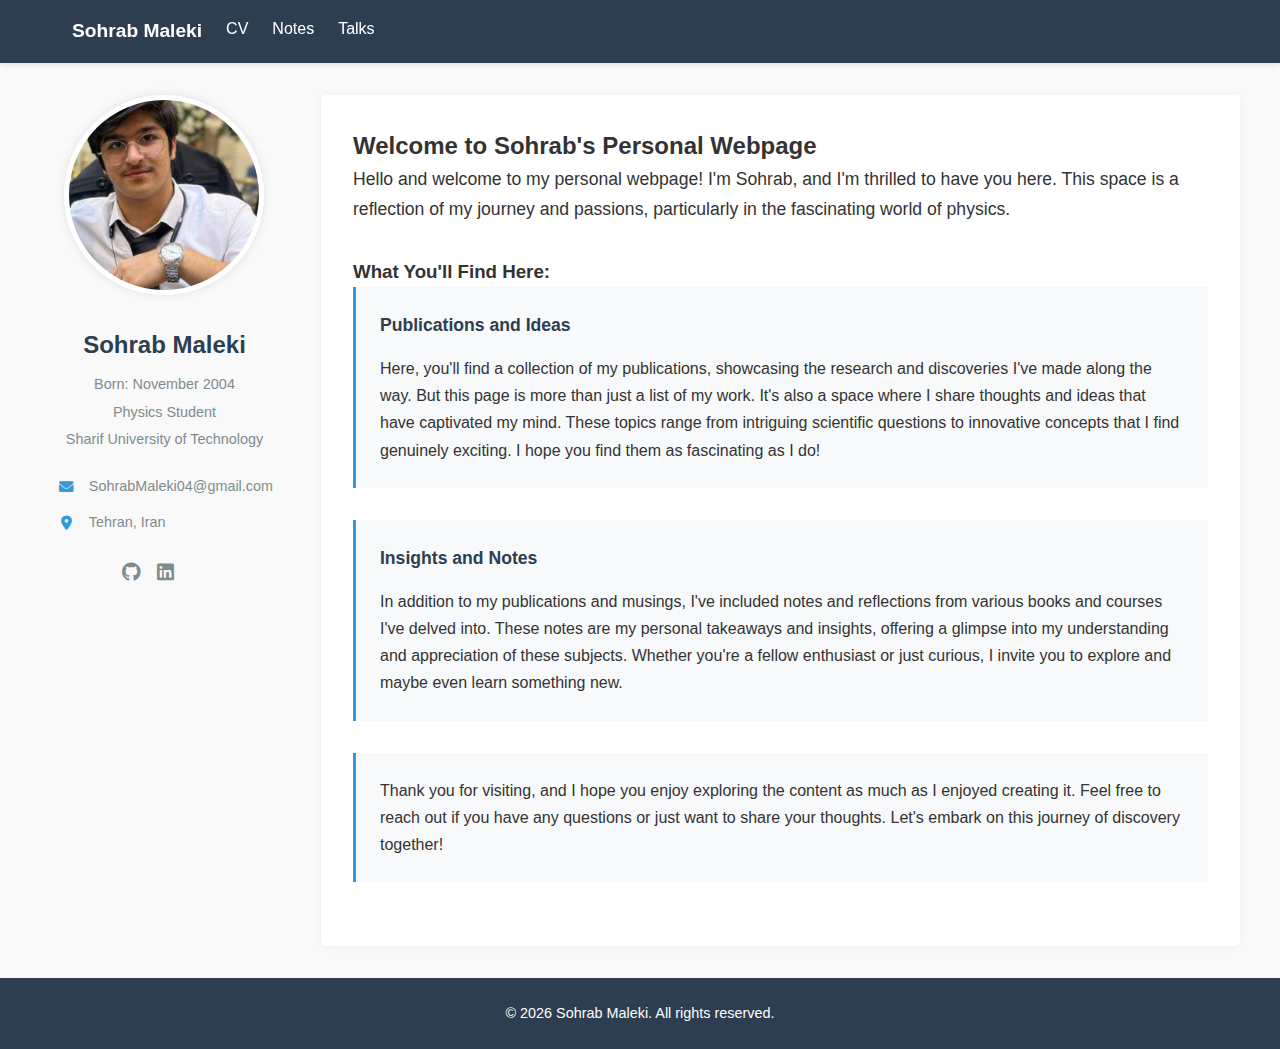
<file: index.html>
<!DOCTYPE html>
<html lang="en">
<head>
    <meta charset="UTF-8">
    <meta name="viewport" content="width=device-width, initial-scale=1.0">
    <title>Sohrab Maleki | Physics Student @ Sharif University</title>
    <link rel="stylesheet" href="css/style.css">
    <link rel="stylesheet" href="https://cdnjs.cloudflare.com/ajax/libs/font-awesome/6.0.0-beta3/css/all.min.css">
    <style>
        /* Homepage-specific enhancements */
        .welcome-message {
            font-size: 1.1rem;
            line-height: 1.7;
            margin-bottom: 2rem;
            color: var(--text-color);
        }
        
        .about-subsection {
            margin-bottom: 2rem;
            padding: 1.5rem;
            background-color: #f8f9fa;
            border-left: 3px solid var(--secondary-color);
            border-radius: 0 var(--border-radius) var(--border-radius) 0;
            transition: var(--transition);
        }
        
        .about-subsection:hover {
            transform: translateY(-3px);
            box-shadow: 0 5px 15px rgba(0,0,0,0.1);
        }
        
        .about-subsection h4 {
            color: var(--primary-color);
            margin-bottom: 1rem;
            font-size: 1.1rem;
        }
        
        .about-subsection p {
            line-height: 1.7;
        }
        
        /* Responsive adjustments */
        @media (max-width: 768px) {
            .about-subsection {
                padding: 1.2rem;
            }
        }
    </style>
</head>
<body>
    <header>
        <nav class="main-nav">
            <ul>
                <li class="name-item"><a href="index.html">Sohrab Maleki</a></li>
                <li><a href="cv.html">CV</a></li>
                <li><a href="notes.html">Notes</a></li>
                <li><a href="talks.html">Talks</a></li>
            </ul>
        </nav>
    </header>

    <div class="container flex-row">
        <aside class="sidebar">
            <div class="portrait-container">
                <img src="images/portrait.png" alt="Sohrab Maleki" class="portrait">
            </div>
            <div class="personal-info">
                <h1>Sohrab Maleki</h1>
                <p>Born: November 2004</p>
                <p>Physics Student</p>
                <p>Sharif University of Technology</p>
                
                <div class="contact-info">
                    <p><i class="fas fa-envelope"></i> SohrabMaleki04@gmail.com</p>
                    <p><i class="fas fa-map-marker-alt"></i> Tehran, Iran</p>
                </div>
                
                <div class="social-links">
                    <a href="#"><i class="fab fa-github"></i></a>
                    <a href="#"><i class="fab fa-linkedin"></i></a>                
                    <a href="#"><i class="ai ai-google-scholar"></i></a>
                    <a href="#"><i class="ai ai-arxiv"></i></a>
                </div>
            </div>
        </aside>

        <main class="content">
            <section class="section">
                <h2 class="section-header">Welcome to Sohrab's Personal Webpage</h2>
                <p class="welcome-message">Hello and welcome to my personal webpage! I'm Sohrab, and I'm thrilled to have you here. This space is a reflection of my journey and passions, particularly in the fascinating world of physics.</p>
                
                <h3 class="subsection-header">What You'll Find Here:</h3>
                
                <div class="about-subsection">
                    <h4>Publications and Ideas</h4>
                    <p>Here, you'll find a collection of my publications, showcasing the research and discoveries I've made along the way. But this page is more than just a list of my work. It's also a space where I share thoughts and ideas that have captivated my mind. These topics range from intriguing scientific questions to innovative concepts that I find genuinely exciting. I hope you find them as fascinating as I do!</p>
                </div>
                
                <div class="about-subsection">
                    <h4>Insights and Notes</h4>
                    <p>In addition to my publications and musings, I've included notes and reflections from various books and courses I've delved into. These notes are my personal takeaways and insights, offering a glimpse into my understanding and appreciation of these subjects. Whether you're a fellow enthusiast or just curious, I invite you to explore and maybe even learn something new.</p>
                </div>
                
                <div class="about-subsection">
                    <p>Thank you for visiting, and I hope you enjoy exploring the content as much as I enjoyed creating it. Feel free to reach out if you have any questions or just want to share your thoughts. Let's embark on this journey of discovery together!</p>
                </div>
            </section>
        </main>
    </div>

    <footer>
        <p>&copy; <script>document.write(new Date().getFullYear())</script> Sohrab Maleki. All rights reserved.</p>
    </footer>
</body>
</html>
</file>
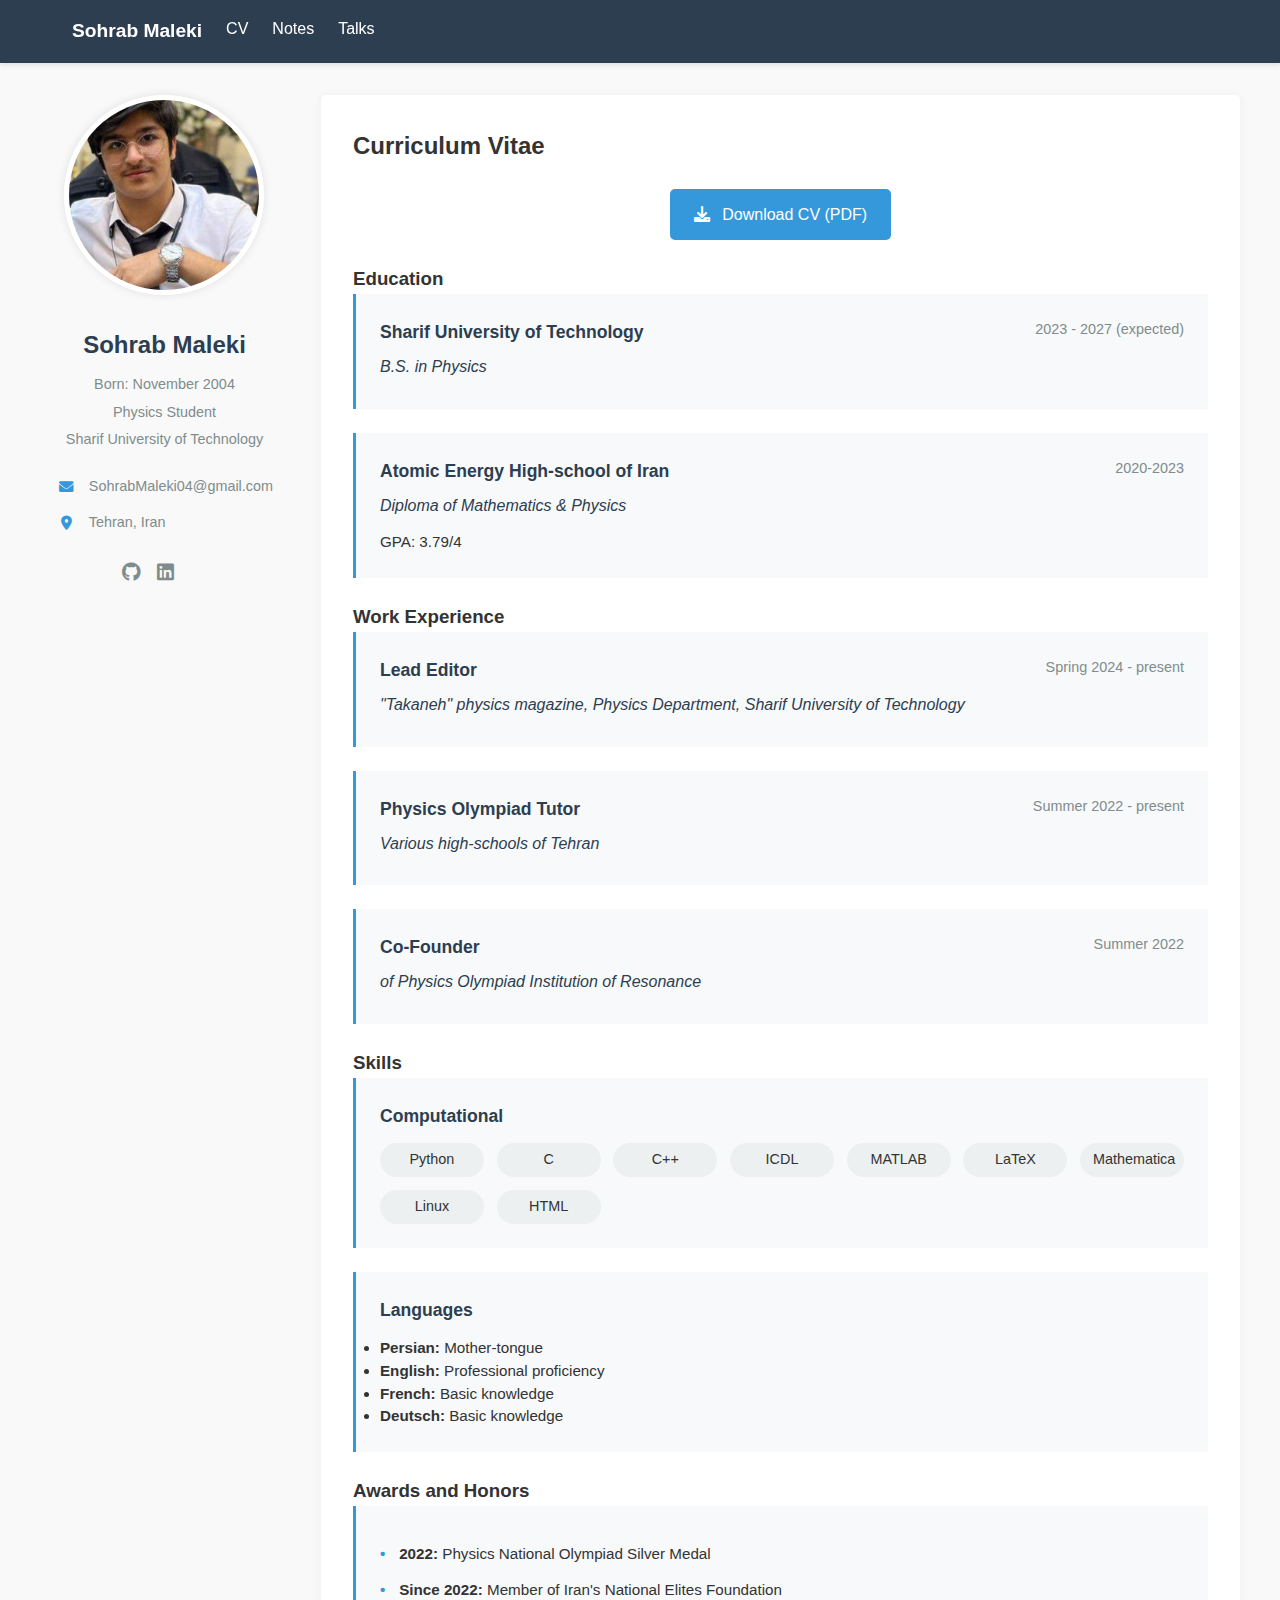
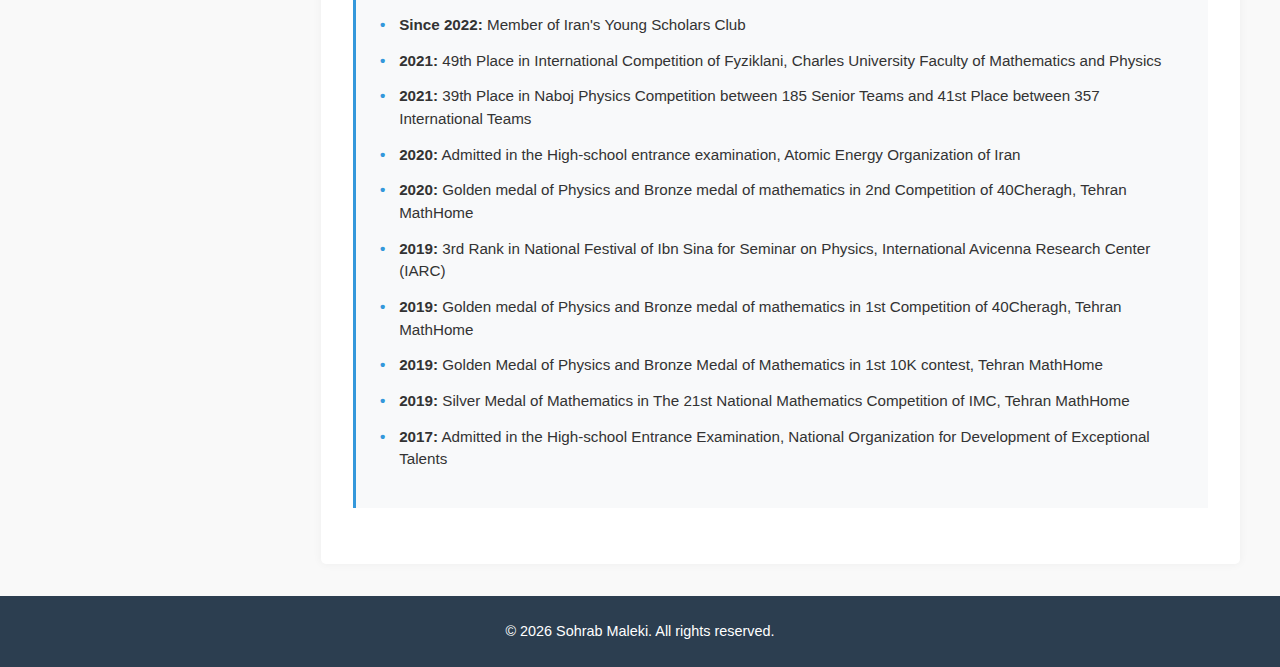
<file: cv.html>
<!DOCTYPE html>
<html lang="en">
<head>
    <meta charset="UTF-8">
    <meta name="viewport" content="width=device-width, initial-scale=1.0">
    <title>CV | Sohrab Maleki</title>
    <link rel="stylesheet" href="css/style.css">
    <link rel="stylesheet" href="https://cdnjs.cloudflare.com/ajax/libs/font-awesome/6.0.0-beta3/css/all.min.css">
    <style>
        /* CV-specific enhancements */
        .cv-item {
            padding: 1.5rem;
            margin-bottom: 1.5rem;
            background-color: #f8f9fa;
            border-left: 3px solid var(--secondary-color);
            border-radius: 0 var(--border-radius) var(--border-radius) 0;
            transition: var(--transition);
        }

        .cv-item:hover {
            transform: translateY(-3px);
            box-shadow: 0 5px 15px rgba(0,0,0,0.1);
        }

        .cv-item-header {
            display: flex;
            justify-content: space-between;
            margin-bottom: 0.5rem;
        }

        .cv-item-title {
            font-weight: 600;
            color: var(--dark-color);
            font-size: 1.1rem;
        }

        .cv-item-date {
            color: var(--text-light);
            font-size: 0.9rem;
        }

        .cv-item-subtitle {
            font-style: italic;
            margin-bottom: 0.3rem;
            color: var(--primary-color);
        }

        .cv-item-description {
            font-size: 0.95rem;
            margin-top: 0.8rem;
            line-height: 1.5;
        }

        .skills-grid {
            display: grid;
            grid-template-columns: repeat(auto-fill, minmax(100px, 1fr));
            gap: 0.8rem;
            margin-top: 0.5rem;
        }

        .skill-tag {
            display: inline-block;
            padding: 0.4rem 0.8rem;
            background-color: var(--light-color);
            border-radius: 20px;
            font-size: 0.9rem;
            text-align: center;
            transition: var(--transition);
        }

        .skill-tag:hover {
            background-color: var(--secondary-color);
            color: white;
        }

        .awards-list {
            list-style: none;
        }

        .awards-list li {
            margin-bottom: 0.8rem;
            padding-left: 1.2rem;
            position: relative;
        }

        .awards-list li::before {
            content: '•';
            position: absolute;
            left: 0;
            color: var(--secondary-color);
            font-weight: bold;
        }

        /* Animation for download button */
        @keyframes pulse {
            0% { transform: scale(1); }
            50% { transform: scale(1.05); }
            100% { transform: scale(1); }
        }

        .download-btn {
            animation: pulse 2s infinite;
        }

        .download-btn:hover {
            animation: none;
        }

        /* Responsive adjustments */
        @media (max-width: 768px) {
            .cv-item-header {
                flex-direction: column;
            }
            
            .cv-item-date {
                margin-top: 0.3rem;
            }
            
            .skills-grid {
                grid-template-columns: repeat(auto-fill, minmax(80px, 1fr));
            }
        }
    </style>
</head>
<body>
    <header>
        <nav class="main-nav">
            <ul>
                <li class="name-item"><a href="index.html">Sohrab Maleki</a></li>
                <li><a href="cv.html">CV</a></li>
                <li><a href="notes.html">Notes</a></li>
                <li><a href="talks.html">Talks</a></li>
            </ul>
        </nav>
    </header>

    <div class="container flex-row">
        <aside class="sidebar">
            <div class="portrait-container">
                <img src="images/portrait.png" alt="Sohrab Maleki" class="portrait">
            </div>
            <div class="personal-info">
                <h1>Sohrab Maleki</h1>
                <p>Born: November 2004</p>
                <p>Physics Student</p>
                <p>Sharif University of Technology</p>
                
                <div class="contact-info">
                    <p><i class="fas fa-envelope"></i> SohrabMaleki04@gmail.com</p>
                    <p><i class="fas fa-map-marker-alt"></i> Tehran, Iran</p>
                </div>
                
                <div class="social-links">
                    <a href="#"><i class="fab fa-github"></i></a>
                    <a href="#"><i class="fab fa-linkedin"></i></a>                
                    <a href="#"><i class="ai ai-google-scholar"></i></a>
                    <a href="#"><i class="ai ai-arxiv"></i></a>
                </div>
            </div>
        </aside>

        <main class="content">
            <section class="section">
                <h2 class="section-header">Curriculum Vitae</h2>
                
                <div class="cv-download" style="text-align: center; margin: 1.5rem 0;">
                    <a href="docs/cv.pdf" class="btn download-btn">
                        <i class="fas fa-download"></i> Download CV (PDF)
                    </a>
                </div>
                
                <div class="section">
                    <h3 class="subsection-header">Education</h3>
                    <div class="cv-item">
                        <div class="cv-item-header">
                            <span class="cv-item-title">Sharif University of Technology</span>
                            <span class="cv-item-date">2023 - 2027 (expected)</span>
                        </div>
                        <div class="cv-item-subtitle">B.S. in Physics</div>
                    </div>
                    
                    <div class="cv-item">
                        <div class="cv-item-header">
                            <span class="cv-item-title">Atomic Energy High-school of Iran</span>
                            <span class="cv-item-date">2020-2023</span>
                        </div>
                        <div class="cv-item-subtitle">Diploma of Mathematics & Physics</div>
                        <div class="cv-item-description">
                            <p>GPA: 3.79/4</p>
                        </div>
                    </div>
                </div>
                
                <div class="section">
                    <h3 class="subsection-header">Work Experience</h3>
                    <div class="cv-item">
                        <div class="cv-item-header">
                            <span class="cv-item-title">Lead Editor</span>
                            <span class="cv-item-date">Spring 2024 - present</span>
                        </div>
                        <div class="cv-item-subtitle">"Takaneh" physics magazine, Physics Department, Sharif University of Technology</div>
                    </div>
                    
                    <div class="cv-item">
                        <div class="cv-item-header">
                            <span class="cv-item-title">Physics Olympiad Tutor</span>
                            <span class="cv-item-date">Summer 2022 - present</span>
                        </div>
                        <div class="cv-item-subtitle">Various high-schools of Tehran</div>
                    </div>

                    <div class="cv-item">
                        <div class="cv-item-header">
                            <span class="cv-item-title">Co-Founder</span>
                            <span class="cv-item-date">Summer 2022</span>
                        </div>
                        <div class="cv-item-subtitle">of Physics Olympiad Institution of Resonance</div>
                    </div>
                </div>
                
                <div class="section">
                    <h3 class="subsection-header">Skills</h3>
                    <div class="cv-item">
                        <div class="cv-item-header">
                            <span class="cv-item-title">Computational</span>
                        </div>
                        <div class="cv-item-description">
                            <div class="skills-grid">
                                <span class="skill-tag">Python</span>
                                <span class="skill-tag">C</span>
                                <span class="skill-tag">C++</span>
                                <span class="skill-tag">ICDL</span>
                                <span class="skill-tag">MATLAB</span>
                                <span class="skill-tag">LaTeX</span>
                                <span class="skill-tag">Mathematica</span>
                                <span class="skill-tag">Linux</span>
                                <span class="skill-tag">HTML</span>
                            </div>
                        </div>
                    </div>
                    
                    <div class="cv-item">
                        <div class="cv-item-header">
                            <span class="cv-item-title">Languages</span>
                        </div>
                        <div class="cv-item-description">
                            <ul class="list">
                                <li><strong>Persian:</strong> Mother-tongue</li>
                                <li><strong>English:</strong> Professional proficiency</li>
                                <li><strong>French:</strong> Basic knowledge</li>
                                <li><strong>Deutsch:</strong> Basic knowledge</li>
                            </ul>
                        </div>
                    </div>
                </div>
                
                <div class="section">
                    <h3 class="subsection-header">Awards and Honors</h3>
                    <div class="cv-item">
                        <div class="cv-item-description">
                            <ul class="awards-list">
                                <li><strong>2022:</strong> Physics National Olympiad Silver Medal</li>
                                <li><strong>Since 2022:</strong> Member of Iran's National Elites Foundation</li>
                                <li><strong>Since 2022:</strong> Member of Iran's Young Scholars Club</li>
                                <li><strong>2021:</strong> 49th Place in International Competition of Fyziklani, Charles University Faculty of Mathematics and Physics</li>
                                <li><strong>2021:</strong> 39th Place in Naboj Physics Competition between 185 Senior Teams and 41st Place between 357 International Teams</li>
                                <li><strong>2020:</strong> Admitted in the High-school entrance examination, Atomic Energy Organization of Iran</li>
                                <li><strong>2020:</strong> Golden medal of Physics and Bronze medal of mathematics in 2nd Competition of 40Cheragh, Tehran MathHome</li>
                                <li><strong>2019:</strong> 3rd Rank in National Festival of Ibn Sina for Seminar on Physics, International Avicenna Research Center (IARC)</li>
                                <li><strong>2019:</strong> Golden medal of Physics and Bronze medal of mathematics in 1st Competition of 40Cheragh, Tehran MathHome</li>
                                <li><strong>2019:</strong> Golden Medal of Physics and Bronze Medal of Mathematics in 1st 10K contest, Tehran MathHome</li>
                                <li><strong>2019:</strong> Silver Medal of Mathematics in The 21st National Mathematics Competition of IMC, Tehran MathHome</li>
                                <li><strong>2017:</strong> Admitted in the High-school Entrance Examination, National Organization for Development of Exceptional Talents</li>
                            </ul>
                        </div>
                    </div>
                </div>
            </section>
        </main>
    </div>

    <footer>
        <p>&copy; <script>document.write(new Date().getFullYear())</script> Sohrab Maleki. All rights reserved.</p>
    </footer>
</body>
</html>
</file>
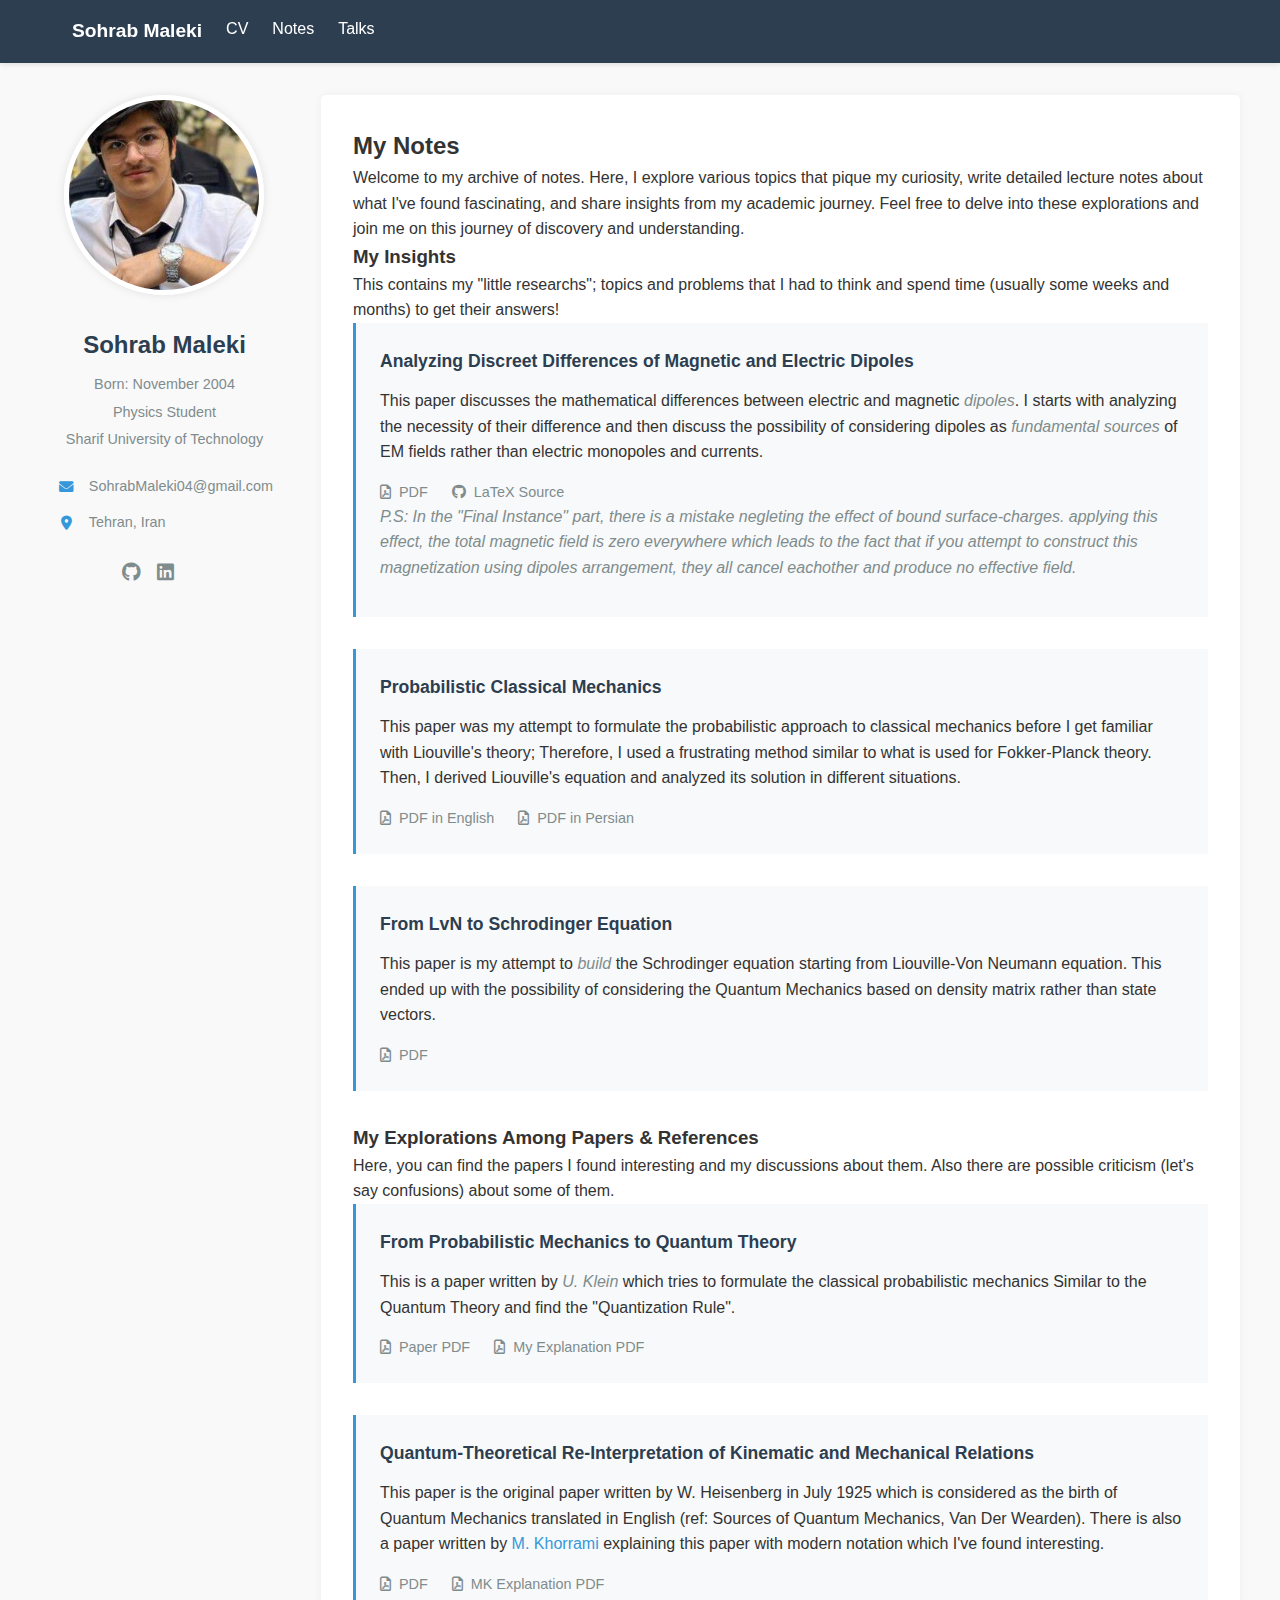
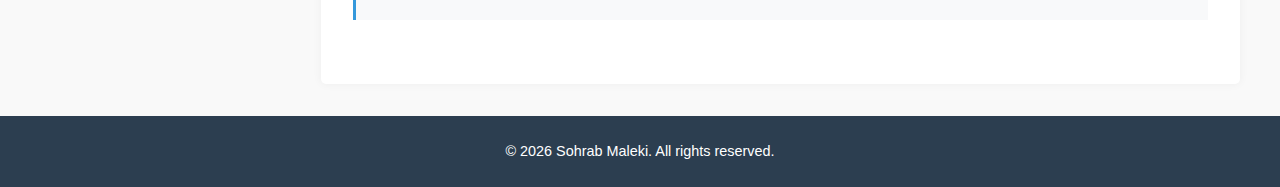
<file: notes.html>
<!DOCTYPE html>
<html lang="en">
<head>
    <meta charset="UTF-8">
    <meta name="viewport" content="width=device-width, initial-scale=1.0">
    <title>Notes | Sohrab Maleki</title>
    <link rel="stylesheet" href="css/style.css">
    <link rel="stylesheet" href="https://cdnjs.cloudflare.com/ajax/libs/font-awesome/6.0.0-beta3/css/all.min.css">
    <style>
        /* Notes-specific enhancements */
        .note-item {
            padding: 1.5rem;
            margin-bottom: 2rem;
            background-color: #f8f9fa;
            border-left: 3px solid var(--secondary-color);
            border-radius: 0 var(--border-radius) var(--border-radius) 0;
            transition: var(--transition);
        }

        .note-item:hover {
            transform: translateY(-3px);
            box-shadow: 0 5px 15px rgba(0,0,0,0.1);
        }

        .note-item strong {
            color: var(--primary-color);
            font-size: 1.1rem;
            display: block;
            margin-bottom: 0.8rem;
        }

        .note-item p {
            margin-bottom: 0.8rem;
            line-height: 1.6;
        }

        .note-item em {
            font-style: italic;
            color: var(--text-light);
        }

        .note-links {
            display: flex;
            gap: 1.5rem;
            margin-top: 1rem;
        }

        .note-links a {
            display: flex;
            align-items: center;
            color: var(--text-light);
            transition: var(--transition);
        }

        .note-links a:hover {
            color: var(--secondary-color);
        }

        .note-links i {
            margin-right: 0.5rem;
        }

        /* Responsive adjustments */
        @media (max-width: 768px) {
            .note-links {
                flex-direction: column;
                gap: 0.8rem;
            }
        }
    </style>
</head>
<body>
    <header>
        <nav class="main-nav">
            <ul>
                <li class="name-item"><a href="index.html">Sohrab Maleki</a></li>
                <li><a href="cv.html">CV</a></li>
                <li><a href="notes.html">Notes</a></li>
                <li><a href="talks.html">Talks</a></li>
            </ul>
        </nav>
    </header>

    <div class="container flex-row">
        <aside class="sidebar">
            <div class="portrait-container">
                <img src="images/portrait.png" alt="Sohrab Maleki" class="portrait">
            </div>
            <div class="personal-info">
                <h1>Sohrab Maleki</h1>
                <p>Born: November 2004</p>
                <p>Physics Student</p>
                <p>Sharif University of Technology</p>
                
                <div class="contact-info">
                    <p><i class="fas fa-envelope"></i> SohrabMaleki04@gmail.com</p>
                    <p><i class="fas fa-map-marker-alt"></i> Tehran, Iran</p>
                </div>
                
                <div class="social-links">
                    <a href="#"><i class="fab fa-github"></i></a>
                    <a href="#"><i class="fab fa-linkedin"></i></a>                
                    <a href="#"><i class="ai ai-google-scholar"></i></a>
                    <a href="#"><i class="ai ai-arxiv"></i></a>
                </div>
            </div>
        </aside>

        <main class="content">
            <section class="section">
                <h2 class="section-header">My Notes</h2>
                <p class="card">Welcome to my archive of notes. Here, I explore various topics that pique my curiosity, write detailed lecture notes about what I've found fascinating, and share insights from my academic journey. Feel free to delve into these explorations and join me on this journey of discovery and understanding.</p>
                
                <div class="section">
                    <h3 class="subsection-header">My Insights</h3>
                    <p class="card">This contains my "little researchs"; topics and problems that I had to think and spend time (usually some weeks and months) to get their answers!</p>
                    
                    <div class="note-item">
                        <strong>Analyzing Discreet Differences of Magnetic and Electric Dipoles</strong>
                        <p>This paper discusses the mathematical differences between electric and magnetic <em>dipoles</em>. I starts with analyzing the necessity of their difference and then discuss the possibility of considering dipoles as <em>fundamental sources</em> of EM fields rather than electric monopoles and currents.</p>
                        <div class="note-links">
                            <a href="files/EMdipoles.pdf"><i class="far fa-file-pdf"></i> PDF</a>
                            <a href="files/EMdipoles.tex"><i class="fab fa-github"></i> LaTeX Source</a>
                        </div>
                        <p><em>P.S: In the "Final Instance" part, there is a mistake negleting the effect of bound surface-charges. applying this effect, the total magnetic field is zero everywhere which leads to the fact that if you attempt to construct this magnetization using dipoles arrangement, they all cancel eachother and produce no effective field.</em></p>
                    </div>
                    
                    <div class="note-item">
                        <strong>Probabilistic Classical Mechanics</strong>
                        <p>This paper was my attempt to formulate the probabilistic approach to classical mechanics before I get familiar with Liouville's theory; Therefore, I used a frustrating method similar to what is used for Fokker-Planck theory. Then, I derived Liouville's equation and analyzed its solution in different situations.</p>
                        <div class="note-links">
                            <a href="files/ProbClassicalMech-Eng.pdf"><i class="far fa-file-pdf"></i> PDF in English</a>
                            <a href="files/ProbClassicalMech-Fa.pdf"><i class="far fa-file-pdf"></i> PDF in Persian</a>
                        </div>
                    </div>
                    
                    <div class="note-item">
                        <strong>From LvN to Schrodinger Equation</strong>
                        <p>This paper is my attempt to <em>build</em> the Schrodinger equation starting from Liouville-Von Neumann equation. This ended up with the possibility of considering the Quantum Mechanics based on density matrix rather than state vectors.</p>
                        <div class="note-links">
                            <a href="files/LvN2Sch.pdf"><i class="far fa-file-pdf"></i> PDF</a>
                        </div>
                    </div>
                </div>
                
                <div class="section">
                    <h3 class="subsection-header">My Explorations Among Papers & References</h3>
                    <p class="card">Here, you can find the papers I found interesting and my discussions about them. Also there are possible criticism (let's say confusions) about some of them.</p>
                    
                    <div class="note-item">
                        <strong>From Probabilistic Mechanics to Quantum Theory</strong>
                        <p>This is a paper written by <em>U. Klein</em> which tries to formulate the classical probabilistic mechanics Similar to the Quantum Theory and find the "Quantization Rule".</p>
                        <div class="note-links">
                            <a href="files/From Probabilistic Mechanics to Quantum Theory.pdf"><i class="far fa-file-pdf"></i> Paper PDF</a>
                            <a href="files/topic1.pdf"><i class="far fa-file-pdf"></i> My Explanation PDF</a>
                        </div>
                    </div>
                    
                    <div class="note-item">
                        <strong>Quantum-Theoretical Re-Interpretation of Kinematic and Mechanical Relations</strong>
                        <p>This paper is the original paper written by W. Heisenberg in July 1925 which is considered as the birth of Quantum Mechanics translated in English (ref: Sources of Quantum Mechanics, Van Der Wearden). There is also a paper written by <a href="https://mamwad.org" class="link">M. Khorrami</a> explaining this paper with modern notation which I've found interesting.</p>
                        <div class="note-links">
                            <a href="files/Heisenberg's Paper.pdf"><i class="far fa-file-pdf"></i> PDF</a>
                            <a href="files/x1-011.pdf"><i class="far fa-file-pdf"></i> MK Explanation PDF</a>
                        </div>
                    </div>
                </div>
            </section>
        </main>
    </div>

    <footer>
        <p>&copy; <script>document.write(new Date().getFullYear())</script> Sohrab Maleki. All rights reserved.</p>
    </footer>
</body>
</html>
</file>
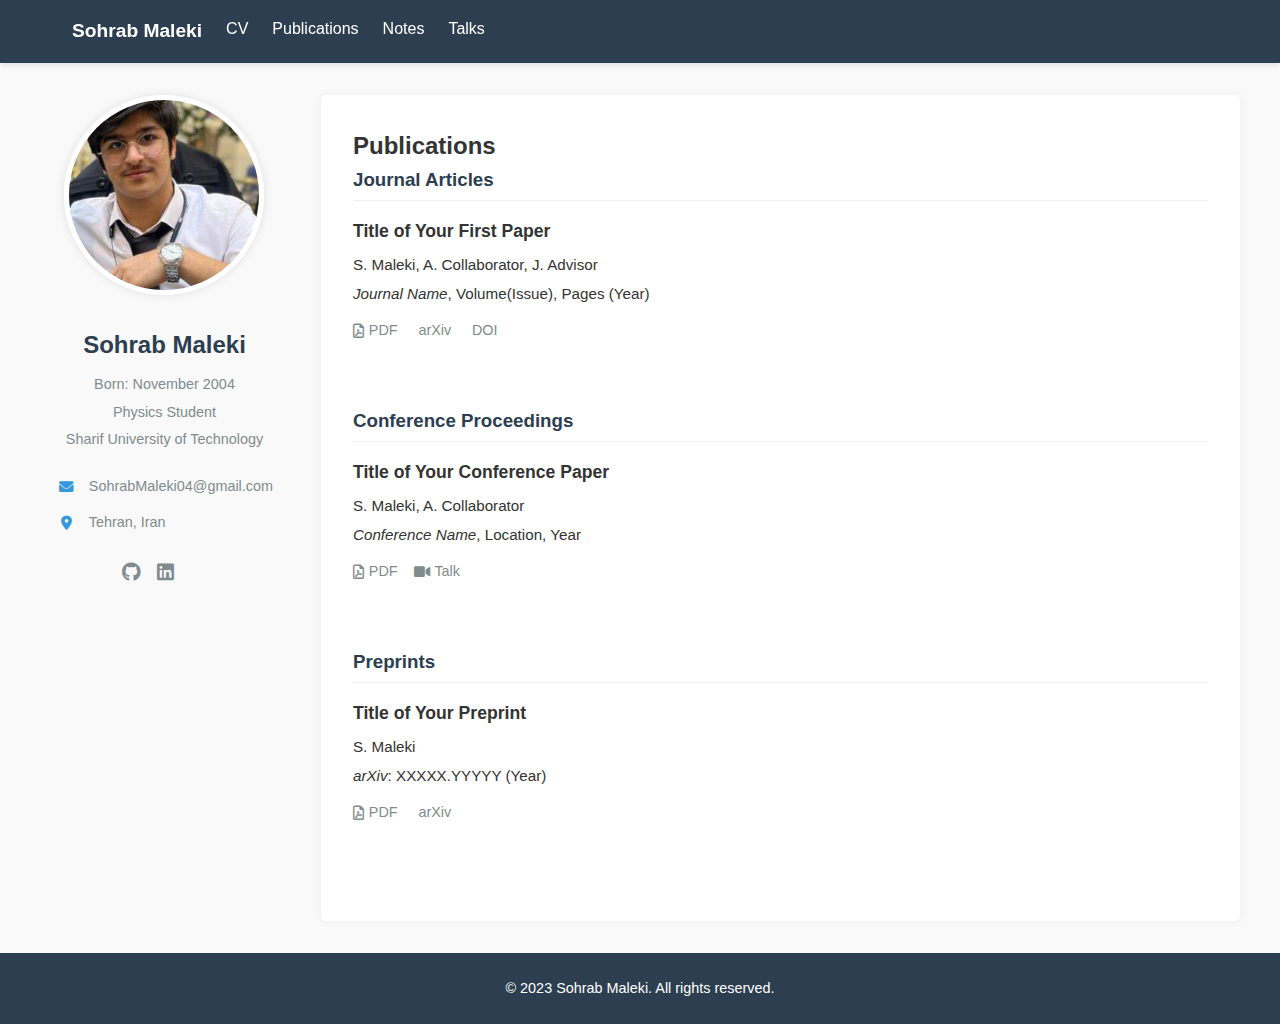
<file: publications.html>
<!DOCTYPE html>
<html lang="en">
<head>
    <meta charset="UTF-8">
    <meta name="viewport" content="width=device-width, initial-scale=1.0">
    <title>Publications | Sohrab Maleki</title>
    <link rel="stylesheet" href="css/style.css">
    <link rel="stylesheet" href="https://cdnjs.cloudflare.com/ajax/libs/font-awesome/6.0.0-beta3/css/all.min.css">
</head>
<body>
    <header>
        <nav class="main-nav">
            <ul>
                <li class="name-item"><a href="index.html">Sohrab Maleki</a></li>
                <li><a href="cv.html">CV</a></li>
                <li><a href="publications.html">Publications</a></li>
                <li><a href="notes.html">Notes</a></li>
                <li><a href="talks.html">Talks</a></li>
            </ul>
        </nav>
    </header>

    <div class="container">
        <aside class="sidebar">
            <div class="portrait-container">
                <img src="images/portrait.png" alt="Sohrab Maleki" class="portrait">
            </div>
            <div class="personal-info">
                <h1>Sohrab Maleki</h1>
                <p>Born: November 2004</p>
                <p>Physics Student</p>
                <p>Sharif University of Technology</p>
                
                <div class="contact-info">
                    <p><i class="fas fa-envelope"></i> SohrabMaleki04@gmail.com</p>
                    <p><i class="fas fa-map-marker-alt"></i> Tehran, Iran</p>
                </div>
                
                <div class="social-links">
                    <a href="#"><i class="fab fa-github"></i></a>
                    <a href="#"><i class="fab fa-linkedin"></i></a>                
                    <a href="#"><i class="ai ai-google-scholar"></i></a>
                    <a href="#"><i class="ai ai-arxiv"></i></a>
                </div>
            </div>
        </aside>

        <main class="content">
            <section class="publications-section">
                <h2>Publications</h2>
                
                <div class="publication-category">
                    <h3>Journal Articles</h3>
                    <ul class="publication-list">
                        <li>
                            <strong>Title of Your First Paper</strong>
                            <p>S. Maleki, A. Collaborator, J. Advisor</p>
                            <p><em>Journal Name</em>, Volume(Issue), Pages (Year)</p>
                            <div class="publication-links">
                                <a href="#"><i class="far fa-file-pdf"></i> PDF</a>
                                <a href="#"><i class="ai ai-arxiv"></i> arXiv</a>
                                <a href="#"><i class="ai ai-doi"></i> DOI</a>
                            </div>
                        </li>
                    </ul>
                </div>
                
                <div class="publication-category">
                    <h3>Conference Proceedings</h3>
                    <ul class="publication-list">
                        <li>
                            <strong>Title of Your Conference Paper</strong>
                            <p>S. Maleki, A. Collaborator</p>
                            <p><em>Conference Name</em>, Location, Year</p>
                            <div class="publication-links">
                                <a href="#"><i class="far fa-file-pdf"></i> PDF</a>
                                <a href="#"><i class="fas fa-video"></i> Talk</a>
                            </div>
                        </li>
                    </ul>
                </div>
                
                <div class="publication-category">
                    <h3>Preprints</h3>
                    <ul class="publication-list">
                        <li>
                            <strong>Title of Your Preprint</strong>
                            <p>S. Maleki</p>
                            <p><em>arXiv</em>: XXXXX.YYYYY (Year)</p>
                            <div class="publication-links">
                                <a href="#"><i class="far fa-file-pdf"></i> PDF</a>
                                <a href="#"><i class="ai ai-arxiv"></i> arXiv</a>
                            </div>
                        </li>
                    </ul>
                </div>
            </section>
        </main>
    </div>

    <footer>
        <p>&copy; 2023 Sohrab Maleki. All rights reserved.</p>
    </footer>
</body>
</html>
</file>
<file: css/style.css>
/* Base Styles */
:root {
    --primary-color: #2c3e50;
    --secondary-color: #3498db;
    --accent-color: #e74c3c;
    --light-color: #ecf0f1;
    --dark-color: #2c3e50;
    --text-color: #333;
    --text-light: #7f8c8d;
    --max-width: 1200px;
}

* {
    margin: 0;
    padding: 0;
    box-sizing: border-box;
}

body {
    font-family: 'Segoe UI', Tahoma, Geneva, Verdana, sans-serif;
    line-height: 1.6;
    color: var(--text-color);
    background-color: #f9f9f9;
}

a {
    text-decoration: none;
    color: var(--secondary-color);
}

/* Header & Navigation */
header {
    background-color: var(--primary-color);
    box-shadow: 0 2px 5px rgba(0,0,0,0.1);
    position: sticky;
    top: 0;
    z-index: 100;
}

.main-nav {
    max-width: var(--max-width);
    margin: 0 auto;
    padding: 1rem 2rem;
}

.main-nav ul {
    display: flex;
    list-style: none;
}

.main-nav li {
    margin-right: 1.5rem;
}

.main-nav a {
    color: white;
    font-weight: 500;
    transition: color 0.3s;
    padding: 0.5rem 0;
    position: relative;
}

.main-nav a:hover {
    color: var(--light-color);
}

.main-nav a::after {
    content: '';
    position: absolute;
    bottom: 0;
    left: 0;
    width: 0;
    height: 2px;
    background-color: var(--light-color);
    transition: width 0.3s;
}

.main-nav a:hover::after {
    width: 100%;
}

.name-item a {
    font-weight: bold;
    font-size: 1.2rem;
}

/* Layout */
.container {
    display: flex;
    max-width: var(--max-width);
    margin: 2rem auto;
    padding: 0 0rem;
}

.sidebar {
    flex: 0 0 0px;
    padding-right: 2rem;
}

.content {
    flex: 1;
    background: white;
    padding: 2rem;
    border-radius: 5px;
    box-shadow: 0 0 10px rgba(0,0,0,0.05);
}

/* Portrait */
.portrait-container {
    text-align: center;
    margin-bottom: 1.5rem;
}

.portrait {
    width: 200px;
    height: 200px;
    border-radius: 50%;
    object-fit: cover;
    border: 5px solid white;
    box-shadow: 0 0 10px rgba(0,0,0,0.1);
}

.personal-info {
    text-align: center;
    margin-bottom: 2rem;
}

.personal-info h1 {
    font-size: 1.5rem;
    margin-bottom: 0.5rem;
    color: var(--primary-color);
}

.personal-info p {
    margin-bottom: 0.3rem;
    color: var(--text-light);
    font-size: 0.9rem;
}

.contact-info {
    margin: 1.5rem 0;
    text-align: left;
    padding: 0 1rem;
}

.contact-info p {
    margin-bottom: 0.8rem;
    display: flex;
    align-items: center;
}

.contact-info i {
    margin-right: 0.8rem;
    color: var(--secondary-color);
    width: 20px;
    text-align: center;
}

.social-links {
    display: flex;
    justify-content: center;
    gap: 1rem;
    margin-top: 1.5rem;
}

.social-links a {
    color: var(--text-light);
    font-size: 1.2rem;
    transition: color 0.3s;
}

.social-links a:hover {
    color: var(--secondary-color);
}

/* About Page Styles */
.about-section h2 {
    color: var(--primary-color);
    margin-bottom: 1.5rem;
    padding-bottom: 0.5rem;
    border-bottom: 2px solid var(--light-color);
}

.about-section h3 {
    color: var(--dark-color);
    margin: 1.5rem 0 1rem;
}

.about-subsection {
    margin-bottom: 1.5rem;
    padding: 1rem;
    background-color: #f8f9fa;
    border-left: 3px solid var(--secondary-color);
    border-radius: 0 5px 5px 0;
}

.about-subsection h4 {
    color: var(--primary-color);
    margin-bottom: 0.5rem;
}

/* CV Page Styles */
.cv-section h2 {
    color: var(--primary-color);
    margin-bottom: 1.5rem;
    padding-bottom: 0.5rem;
    border-bottom: 2px solid var(--light-color);
}

.cv-download {
    text-align: center;
    margin: 1.5rem 0;
}

.download-btn {
    display: inline-block;
    padding: 0.8rem 1.5rem;
    background-color: var(--secondary-color);
    color: white;
    border-radius: 5px;
    font-weight: 500;
    transition: background-color 0.3s;
}

.download-btn:hover {
    background-color: #2980b9;
    color: white;
}

.download-btn i {
    margin-right: 0.5rem;
}

.cv-content h3 {
    color: var(--primary-color);
    margin: 1.5rem 0 1rem;
    padding-bottom: 0.3rem;
    border-bottom: 1px solid #eee;
}

.cv-item {
    margin-bottom: 1.5rem;
}

.cv-item-header {
    display: flex;
    justify-content: space-between;
    margin-bottom: 0.5rem;
}

.cv-item-title {
    font-weight: 600;
    color: var(--dark-color);
}

.cv-item-date {
    color: var(--text-light);
    font-size: 0.9rem;
}

.cv-item-subtitle {
    font-style: italic;
    margin-bottom: 0.3rem;
}

.cv-item-description {
    font-size: 0.95rem;
}

.skills-grid {
    display: grid;
    grid-template-columns: repeat(auto-fill, minmax(100px, 1fr));
    gap: 0.8rem;
    margin-top: 0.5rem;
}

.skill-tag {
    display: inline-block;
    padding: 0.4rem 0.8rem;
    background-color: var(--light-color);
    border-radius: 20px;
    font-size: 0.9rem;
    text-align: center;
}

.language-list {
    list-style: none;
}

.language-list li {
    margin-bottom: 0.5rem;
    padding-bottom: 0.5rem;
    border-bottom: 1px dashed #eee;
}

.language-list li:last-child {
    border-bottom: none;
}

.awards-list {
    list-style: none;
}

.awards-list li {
    margin-bottom: 0.8rem;
    padding-left: 1.2rem;
    position: relative;
}

.awards-list li::before {
    content: '•';
    position: absolute;
    left: 0;
    color: var(--secondary-color);
    font-weight: bold;
}

/* Publications Page */
.publication-category {
    margin-bottom: 2.5rem;
}

.publication-category h3 {
    color: var(--primary-color);
    margin-bottom: 1rem;
    padding-bottom: 0.3rem;
    border-bottom: 1px solid var(--light-color);
}

.publication-list {
    list-style: none;
}

.publication-list li {
    margin-bottom: 1.5rem;
    padding-bottom: 1.5rem;
    border-bottom: 1px dashed #eee;
}

.publication-list li:last-child {
    border-bottom: none;
}

.publication-list strong {
    display: block;
    margin-bottom: 0.5rem;
    font-size: 1.1rem;
}

.publication-list p {
    margin-bottom: 0.3rem;
    font-size: 0.95rem;
}

.publication-list em {
    font-style: italic;
}

.publication-links {
    margin-top: 0.8rem;
    display: flex;
    gap: 1rem;
}

.publication-links a {
    font-size: 0.9rem;
    color: var(--text-light);
    transition: color 0.3s;
    display: flex;
    align-items: center;
}

.publication-links a:hover {
    color: var(--secondary-color);
}

.publication-links i {
    margin-right: 0.3rem;
}

/* Notes Page */
.note-category {
    margin-bottom: 2.5rem;
}

.note-category h3 {
    color: var(--primary-color);
    margin-bottom: 1rem;
    padding-bottom: 0.3rem;
    border-bottom: 1px solid var(--light-color);
}

.note-list {
    list-style: none;
}

.note-list li {
    margin-bottom: 1.5rem;
    padding-bottom: 1.5rem;
    border-bottom: 1px dashed #eee;
}

.note-list li:last-child {
    border-bottom: none;
}

.note-list strong {
    display: block;
    margin-bottom: 0.5rem;
    font-size: 1.1rem;
}

.note-list p {
    margin-bottom: 0.8rem;
    font-size: 0.95rem;
    color: var(--text-light);
}

.note-links {
    display: flex;
    gap: 1rem;
}

.note-links a {
    font-size: 0.9rem;
    color: var(--text-light);
    transition: color 0.3s;
    display: flex;
    align-items: center;
}

.note-links a:hover {
    color: var(--secondary-color);
}

.note-links i {
    margin-right: 0.3rem;
}

/* Talks Page */
.talk-category {
    margin-bottom: 2.5rem;
}

.talk-category h3 {
    color: var(--primary-color);
    margin-bottom: 1rem;
    padding-bottom: 0.3rem;
    border-bottom: 1px solid var(--light-color);
}

.talk-list {
    list-style: none;
}

.talk-list li {
    margin-bottom: 1.5rem;
    padding-bottom: 1.5rem;
    border-bottom: 1px dashed #eee;
}

.talk-list li:last-child {
    border-bottom: none;
}

.talk-list strong {
    display: block;
    margin-bottom: 0.5rem;
    font-size: 1.1rem;
}

.talk-list p {
    margin-bottom: 0.3rem;
    font-size: 0.95rem;
}

.talk-list em {
    font-style: italic;
}

.talk-links {
    margin-top: 0.8rem;
    display: flex;
    gap: 1rem;
}

.talk-links a {
    font-size: 0.9rem;
    color: var(--text-light);
    transition: color 0.3s;
    display: flex;
    align-items: center;
}

.talk-links a:hover {
    color: var(--secondary-color);
}

.talk-links i {
    margin-right: 0.3rem;
}

/* Talks Page - Poster Styles */
.talk-with-poster {
    display: flex;
    gap: 2rem;
    align-items: flex-start;
    margin-bottom: 2rem;
    padding-bottom: 2rem;
    border-bottom: 1px dashed #eee;
}

.talk-poster {
    flex: 0 0 180px;
    border-radius: 8px;
    overflow: hidden;
    box-shadow: 0 4px 12px rgba(0,0,0,0.1);
    transition: transform 0.3s ease;
    border: 1px solid #eee;
}

.talk-poster img {
    width: 100%;
    height: auto;
    display: block;
    transition: transform 0.5s ease;
}

.talk-poster:hover {
    transform: translateY(-5px);
}

.talk-poster:hover img {
    transform: scale(1.03);
}

.talk-info {
    flex: 1;
}

/* Lightbox overlay */
.lightbox {
    display: none;
    position: fixed;
    top: 0;
    left: 0;
    width: 100%;
    height: 100%;
    background: rgba(0,0,0,0.9);
    z-index: 1000;
    justify-content: center;
    align-items: center;
}

.lightbox img {
    max-width: 80%;
    max-height: 80%;
    border-radius: 8px;
}

.close-lightbox {
    position: absolute;
    top: 30px;
    right: 30px;
    color: white;
    font-size: 2rem;
    cursor: pointer;
}

@media (max-width: 768px) {
    .talk-with-poster {
        flex-direction: column;
    }
    .talk-poster {
        flex: 1;
        width: 100%;
        max-width: 250px;
    }
}


/* Footer */
footer {
    text-align: center;
    padding: 1.5rem;
    background: var(--primary-color);
    color: white;
    font-size: 0.9rem;
}

/* Responsive Design */
@media (max-width: 900px) {
    .main-nav li {
        margin-right: 1rem;
        font-size: 0.9rem;
    }
    
    .skills-grid {
        grid-template-columns: repeat(auto-fill, minmax(80px, 1fr));
    }
}

@media (max-width: 768px) {
    .container {
        flex-direction: column;
        padding: 0 1rem;
    }
    
    .sidebar {
        flex: 1;
        padding-right: 0;
        margin-bottom: 2rem;
        text-align: center;
    }
    
    .contact-info {
        text-align: center;
    }
    
    .main-nav ul {
        flex-wrap: wrap;
        justify-content: center;
    }
    
    .main-nav li {
        margin: 0.3rem 0.8rem;
    }
}

@media (max-width: 480px) {
    .skills-grid {
        grid-template-columns: repeat(auto-fill, minmax(70px, 1fr));
    }
    
    .cv-item-header {
        flex-direction: column;
    }
    
    .cv-item-date {
        margin-top: 0.3rem;
    }
}
</file>
